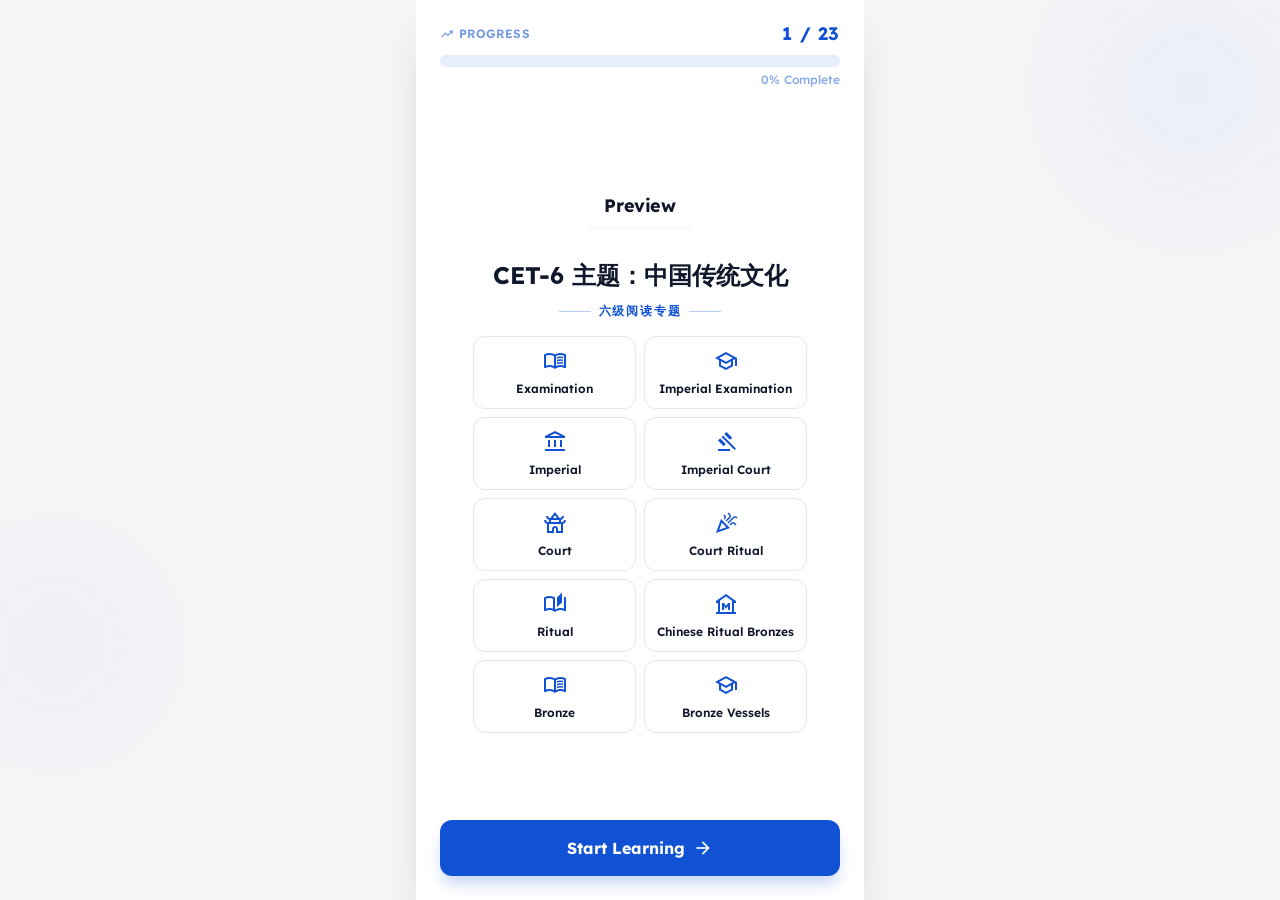
<file: index.html>
<!DOCTYPE html>
<html lang="zh-CN">
<head>
  <meta charset="UTF-8">
  <meta name="viewport" content="width=device-width, initial-scale=1.0">
  <title>CET-6 · Chinese Traditional Culture</title>
  <link href="https://fonts.googleapis.com/css2?family=Lexend:wght@300;400;500;600;700&display=swap" rel="stylesheet">
  <link href="https://fonts.googleapis.com/css2?family=Material+Symbols+Outlined:opsz,wght,FILL@24,400..700,0&display=swap" rel="stylesheet">
  <link rel="stylesheet" href="style.css">
</head>
<body>
  <div id="root"></div>
  <script src="script.js"></script>
</body>
</html>
</file>
<file: style.css>
/* ---------- 参考 Wiki Detail 布局 ---------- */
:root {
  --primary: #1152d4;
  --primary-rgb: 17, 82, 212;
  --background-light: #f6f6f8;
  --background-dark: #101622;
  --accent-red: #ef4444;
  --accent-rose: #f43f5e;
  --accent-rose-bg: #fff1f2;
  --accent-rose-border: #fecdd3;
  --accent-yellow: #fef9c3;
  --accent-yellow-border: #fde047;
  --slate-100: #f1f5f9;
  --slate-200: #e2e8f0;
  --slate-300: #cbd5e1;
  --slate-400: #94a3b8;
  --slate-500: #64748b;
  --slate-700: #334155;
  --slate-800: #1e293b;
  --slate-900: #0f172a;
}

* {
  box-sizing: border-box;
}

body {
  margin: 0;
  font-family: "Lexend", -apple-system, BlinkMacSystemFont, "Segoe UI", sans-serif;
  font-size: 16px;
  line-height: 1.5;
  color: var(--slate-900);
  background: var(--background-light);
  height: 100vh;
  overflow: hidden;
  -webkit-font-smoothing: antialiased;
}

.material-symbols-outlined {
  font-variation-settings: "FILL" 0, "wght" 400, "GRAD" 0, "opsz" 24;
}

/* ---------- 整体布局 ---------- */
#root {
  height: 100vh;
  overflow: hidden;
  display: flex;
  justify-content: center;
}

.app {
  display: flex;
  flex-direction: column;
  height: 100vh;
  width: 100%;
  max-width: 28rem;
  margin: 0 auto;
  background: #fff;
  box-shadow: 0 25px 50px -12px rgba(0, 0, 0, 0.15);
  overflow: hidden;
}

/* ---------- Header ---------- */
.app-header {
  display: flex;
  align-items: center;
  justify-content: space-between;
  padding: 16px 24px;
  border-bottom: 1px solid var(--slate-200);
  flex-shrink: 0;
}

.app-brand {
  display: flex;
  align-items: center;
  gap: 10px;
  color: var(--primary);
}

.app-brand .material-symbols-outlined {
  font-size: 28px;
}

.app-title {
  font-size: 1.125rem;
  font-weight: 700;
  letter-spacing: -0.02em;
  margin: 0;
}

.app-header .icon-btn {
  width: 40px;
  height: 40px;
  display: flex;
  align-items: center;
  justify-content: center;
  border: none;
  border-radius: 0.5rem;
  background: var(--slate-100);
  color: var(--slate-700);
  cursor: pointer;
  transition: background 0.2s;
}

.app-header .icon-btn:hover {
  background: var(--slate-200);
}

/* ---------- Progress ---------- */
.progress-wrap {
  padding: 20px 24px 16px;
  flex-shrink: 0;
}

.progress-label {
  display: flex;
  align-items: center;
  justify-content: space-between;
  margin-bottom: 8px;
  font-size: 0.75rem;
  font-weight: 600;
  text-transform: uppercase;
  letter-spacing: 0.05em;
  color: rgba(var(--primary-rgb), 0.6);
}

.progress-value {
  font-size: 1.125rem;
  font-weight: 700;
  color: var(--primary);
}

.progress-track {
  height: 12px;
  background: rgba(var(--primary-rgb), 0.1);
  border-radius: 9999px;
  overflow: hidden;
}

.progress-fill {
  height: 100%;
  background: var(--primary);
  border-radius: 9999px;
  transition: width 0.25s ease;
}

.progress-pct {
  font-size: 0.75rem;
  font-weight: 500;
  color: rgba(var(--primary-rgb), 0.5);
  margin-top: 4px;
  text-align: right;
}

/* ---------- Main：固定高度、内容居中，超出时内部滚动 ---------- */
.app-main {
  flex: 1;
  min-height: 0;
  display: flex;
  flex-direction: column;
  justify-content: center;
  align-items: center;
  padding: 16px 24px;
  overflow: auto;
}

/* ---------- Preview 页面：参考 code.html (Learning Preview) ---------- */
.preview-page {
  flex-direction: column;
  padding: 0;
  overflow: auto;
  position: relative;
}

.preview-topbar {
  display: flex;
  align-items: center;
  justify-content: center;
  padding: 1rem 1rem 0.5rem;
  border-bottom: 1px solid var(--slate-100);
  background: #fff;
  flex-shrink: 0;
  position: relative;
  z-index: 1;
}

.preview-header {
  position: relative;
  z-index: 1;
}

.preview-topbar-title {
  font-size: 1.125rem;
  font-weight: 700;
  letter-spacing: -0.02em;
  color: var(--slate-900);
  margin: 0;
}

.preview-header {
  padding: 2rem 1.5rem 1rem;
  text-align: center;
}

.preview-header-title {
  font-size: 1.5rem;
  font-weight: 700;
  line-height: 1.25;
  color: var(--slate-900);
  margin: 0;
}

.preview-header-sub {
  display: flex;
  align-items: center;
  justify-content: center;
  gap: 0.5rem;
  margin-top: 0.75rem;
}

.preview-header-line {
  width: 2rem;
  height: 1px;
  background: rgba(var(--primary-rgb), 0.3);
}

.preview-header-label {
  font-size: 0.75rem;
  font-weight: 700;
  text-transform: uppercase;
  letter-spacing: 0.15em;
  color: var(--primary);
  margin: 0;
}

.preview-bg-pattern {
  position: fixed;
  inset: 0;
  pointer-events: none;
  overflow: hidden;
  opacity: 0.04;
}

.preview-bg-pattern::before {
  content: "";
  position: absolute;
  top: -2.5rem;
  right: -2.5rem;
  width: 16rem;
  height: 16rem;
  background: var(--primary);
  border-radius: 50%;
  filter: blur(60px);
}

.preview-bg-pattern::after {
  content: "";
  position: absolute;
  bottom: 10rem;
  left: -2.5rem;
  width: 12rem;
  height: 12rem;
  background: var(--primary);
  border-radius: 50%;
  filter: blur(60px);
}

.preview-grid {
  display: grid;
  grid-template-columns: repeat(2, 1fr);
  gap: 0.5rem;
  padding: 0 1.5rem 6rem;
  position: relative;
  z-index: 0;
}

.preview-card {
  display: flex;
  flex-direction: column;
  align-items: center;
  text-align: center;
  gap: 0.5rem;
  padding: 0.75rem;
  border-radius: 0.75rem;
  border: 1px solid var(--slate-200);
  background: #fff;
  transition: border-color 0.2s;
}

.preview-card:hover {
  border-color: rgba(var(--primary-rgb), 0.5);
}

.preview-card-icon {
  font-size: 1.5rem;
  color: var(--primary);
}

.preview-card-term {
  font-size: 0.75rem;
  font-weight: 600;
  line-height: 1.25;
  color: var(--slate-900);
  margin: 0;
  text-transform: capitalize;
}

.preview-footer-wrap {
  position: fixed;
  bottom: 0;
  left: 50%;
  transform: translateX(-50%);
  width: 100%;
  max-width: 28rem;
  padding: 1.5rem 1.5rem 1.5rem;
  background: linear-gradient(to top, #fff, rgba(255, 255, 255, 0.98) 70%, transparent);
  pointer-events: none;
  z-index: 10;
}

.preview-footer-wrap .btn {
  pointer-events: auto;
  width: 100%;
  height: 3.5rem;
  display: inline-flex;
  align-items: center;
  justify-content: center;
  gap: 0.5rem;
  border-radius: 0.75rem;
  font-size: 1rem;
  font-weight: 700;
  box-shadow: 0 10px 15px -3px rgba(var(--primary-rgb), 0.25);
}

.preview-footer-wrap .btn .material-symbols-outlined {
  font-size: 1.25rem;
}

.preview-footer-wrap .btn:active {
  transform: scale(0.95);
}

.btn {
  display: inline-flex;
  align-items: center;
  justify-content: center;
  gap: 8px;
  padding: 16px 24px;
  font-size: 1rem;
  font-weight: 700;
  font-family: inherit;
  border: none;
  border-radius: 0.75rem;
  cursor: pointer;
  transition: all 0.2s;
}

.btn-primary {
  width: 100%;
  background: var(--primary);
  color: #fff;
  box-shadow: 0 10px 25px rgba(var(--primary-rgb), 0.2);
}

.btn-primary:hover {
  filter: brightness(0.95);
}

.btn-primary:active {
  transform: scale(0.98);
}

.btn-secondary {
  background: var(--slate-100);
  color: var(--slate-800);
}

.btn-secondary:hover {
  background: var(--slate-200);
}

/* ---------- Question: 题干图片缩小、固定比例 ---------- */
.question-image-wrap {
  width: 100%;
  max-width: 200px;
  max-height: 150px;
  aspect-ratio: 4 / 3;
  border-radius: 0.75rem;
  overflow: hidden;
  background: rgba(var(--primary-rgb), 0.05);
  border: 1px solid rgba(var(--primary-rgb), 0.1);
  margin: 0 auto 16px;
  position: relative;
  flex-shrink: 0;
}

.question-image-wrap img {
  width: 100%;
  height: 100%;
  object-fit: cover;
  display: block;
}

/* ---------- 复习：图片遮挡，点击显示 ---------- */
.review-image-wrap {
  position: relative;
  cursor: pointer;
}

.review-image-cover {
  position: absolute;
  inset: 0;
  display: flex;
  flex-direction: column;
  align-items: center;
  justify-content: center;
  gap: 8px;
  background: var(--slate-200);
  color: var(--slate-600);
  font-size: 0.9rem;
  font-weight: 600;
  transition: background 0.2s, color 0.2s;
}

.review-image-cover:hover {
  background: var(--slate-300);
  color: var(--slate-700);
}

.review-image-cover .material-symbols-outlined {
  font-size: 36px;
  opacity: 0.8;
}

.review-header {
  text-align: center;
  margin-bottom: 16px;
}

.review-title {
  font-size: 1.25rem;
  font-weight: 700;
  color: var(--slate-900);
  margin: 0 0 4px;
}

.review-desc {
  font-size: 0.85rem;
  color: var(--slate-500);
  margin: 0;
}

.question-actions-review {
  flex-wrap: wrap;
  justify-content: space-between;
  align-items: center;
}

.review-next-wrap {
  margin-left: auto;
}

.question-term-block {
  text-align: center;
  margin-bottom: 8px;
}

.question-term-row {
  display: flex;
  align-items: center;
  justify-content: center;
  gap: 12px;
  margin-bottom: 8px;
  text-align: center;
}

.question-term {
  font-size: 2rem;
  font-weight: 800;
  color: var(--slate-900);
  letter-spacing: -0.02em;
  margin: 0;
}

.question-term-row .icon-btn {
  width: 40px;
  height: 40px;
  border-radius: 50%;
  background: var(--primary);
  color: #fff;
  border: none;
  display: flex;
  align-items: center;
  justify-content: center;
  cursor: pointer;
  box-shadow: 0 4px 12px rgba(var(--primary-rgb), 0.3);
  transition: transform 0.2s;
}

.question-term-row .icon-btn:hover {
  transform: scale(1.05);
}

.question-hint-row {
  display: flex;
  justify-content: center;
  margin-bottom: 4px;
}

.question-hint-row .icon-btn-hint {
  width: 40px;
  height: 40px;
  border-radius: 50%;
  background: var(--slate-100);
  color: var(--slate-700);
  border: 1px solid var(--slate-200);
  display: inline-flex;
  align-items: center;
  justify-content: center;
  cursor: pointer;
  transition: background 0.2s, border-color 0.2s, transform 0.2s;
}

.question-hint-row .icon-btn-hint:hover {
  background: var(--slate-200);
  border-color: var(--slate-300);
  transform: scale(1.05);
}

.question-hint-row .icon-btn-hint .material-symbols-outlined {
  font-size: 22px;
}

.question-prompt {
  text-align: center;
  font-size: 0.9rem;
  font-weight: 500;
  color: rgba(var(--primary-rgb), 0.6);
  font-style: italic;
  margin: 0 0 20px;
}

/* ---------- 选项 A/B/C ---------- */
.options {
  display: flex;
  flex-direction: column;
  gap: 12px;
  margin-bottom: 24px;
}

.option-btn {
  width: 100%;
  display: flex;
  align-items: center;
  justify-content: flex-start;
  gap: 12px;
  padding: 18px 20px;
  text-align: left;
  font-size: 1.125rem;
  font-weight: 600;
  font-family: inherit;
  color: var(--slate-800);
  border: 2px solid rgba(var(--primary-rgb), 0.1);
  border-radius: 0.75rem;
  background: #fff;
  cursor: pointer;
  transition: all 0.2s;
}

.option-btn:hover {
  border-color: var(--primary);
  background: rgba(var(--primary-rgb), 0.04);
}

.option-btn .option-letter {
  width: 32px;
  height: 32px;
  border-radius: 50%;
  border: 2px solid rgba(var(--primary-rgb), 0.2);
  display: flex;
  align-items: center;
  justify-content: center;
  font-size: 0.875rem;
  font-weight: 700;
  flex-shrink: 0;
}

.option-btn .option-text {
  flex: 1;
}

.option-btn:hover .option-letter {
  border-color: var(--primary);
  background: var(--primary);
  color: #fff;
}

.question-actions {
  display: flex;
  justify-content: flex-end;
  align-items: center;
  margin-top: 16px;
  padding-top: 16px;
}

.question-step {
  font-size: 0.85rem;
  color: var(--slate-500);
}

.question-hint-content {
  margin-top: 16px;
  padding: 16px;
  background: var(--slate-100);
  border-radius: 0.75rem;
  border: 1px solid rgba(var(--primary-rgb), 0.1);
}

.hint-label {
  font-size: 0.8rem;
  font-weight: 700;
  color: var(--primary);
  margin: 0 0 8px;
}

.hint-list {
  margin: 0;
  padding-left: 1.25rem;
  font-size: 0.9rem;
  color: var(--slate-700);
  line-height: 1.5;
}

.hint-list li {
  margin-bottom: 4px;
}

.wiki-meaning-note {
  font-size: 0.8rem;
  color: var(--slate-500);
  margin: 0 0 6px;
}

/* ---------- Wiki 页面：参考 Wiki Detail，底部固定按钮 ---------- */
.app-main.wiki-page {
  flex-direction: column;
  justify-content: flex-start;
  overflow: hidden;
  padding: 0;
}

.wiki-page-content {
  flex: 1;
  min-height: 0;
  overflow: auto;
  padding: 0.5rem 0 1rem;
}

.wiki-title-block {
  padding: 0 1.25rem 0.5rem;
}

.wiki-title-block .wiki-term {
  font-size: 1.35rem;
  font-weight: 700;
  line-height: 1.3;
  color: var(--slate-900);
  margin: 0;
}

.wiki-title-block .wiki-meaning {
  font-weight: 500;
  color: var(--slate-700);
}

.wiki-badge-wrap {
  display: flex;
  align-items: center;
  gap: 0.5rem;
  margin-top: 0.75rem;
}

.wiki-page-content .wiki-tag {
  padding: 0.25rem 0.5rem;
  border-radius: 9999px;
  background: var(--accent-rose);
  color: #fff;
  font-size: 0.625rem;
  font-weight: 700;
  text-transform: uppercase;
  letter-spacing: 0.05em;
}

.wiki-page-content .wiki-result {
  margin: 0 1.25rem 0.75rem;
  font-size: 0.8rem;
  padding: 0.35rem 0.75rem;
}

.wiki-example {
  padding: 0 1.25rem;
  margin-bottom: 0.5rem;
}

.wiki-example-head {
  font-size: 0.6875rem;
  font-weight: 700;
  text-transform: uppercase;
  letter-spacing: 0.1em;
  color: var(--slate-400);
  margin: 0 0 0.75rem 0.25rem;
}

.wiki-example-inner {
  padding-left: 1rem;
  border-left: 4px solid var(--primary);
}

.wiki-example-inner .wiki-en {
  font-size: 0.9rem;
  line-height: 1.4;
  color: var(--slate-900);
  margin: 0 0 0.5rem;
}

.wiki-term-highlight {
  color: var(--accent-rose);
  font-weight: 600;
}

.usage-term-highlight {
  color: var(--accent-red);
  font-weight: 600;
}

.wiki-example-inner .wiki-zh {
  font-size: 0.8rem;
  color: var(--slate-500);
  margin: 0;
}

.wiki-cards {
  padding: 0 1.25rem;
  display: flex;
  flex-direction: column;
  gap: 0.5rem;
}

.wiki-card {
  padding: 0.75rem;
  border-radius: 0.5rem;
  border: 1px solid rgba(var(--primary-rgb), 0.2);
  background: rgba(var(--primary-rgb), 0.05);
}

.wiki-card-head {
  display: flex;
  align-items: center;
  gap: 0.375rem;
  margin-bottom: 0.5rem;
}

.wiki-card-head .material-symbols-outlined {
  font-size: 1.25rem;
  color: var(--primary);
}

.wiki-card-head h3 {
  font-size: 0.875rem;
  font-weight: 700;
  color: var(--slate-900);
  margin: 0;
}

.wiki-card p,
.wiki-card .wiki-points {
  font-size: 0.75rem;
  line-height: 1.5;
  color: var(--slate-600);
  margin: 0;
}

.wiki-card .wiki-points {
  list-style: none;
  padding: 0;
}

.wiki-card .wiki-points li {
  display: flex;
  align-items: flex-start;
  gap: 0.5rem;
  margin-bottom: 0.35rem;
}

.wiki-card .wiki-points li .material-symbols-outlined {
  color: var(--primary);
  font-size: 1rem;
  flex-shrink: 0;
}

.wiki-card-error {
  border-color: var(--accent-rose-border);
  background: var(--accent-rose-bg);
}

.wiki-card-error .wiki-card-head .material-symbols-outlined {
  color: var(--accent-rose);
}

.wiki-card-error .wrong-analysis-inner p {
  font-size: 0.75rem;
  color: var(--slate-600);
  margin: 0;
}

.wiki-page-footer {
  flex-shrink: 0;
  padding: 1rem 1rem 1.5rem;
  border-top: 1px solid var(--slate-200);
  background: rgba(255, 255, 255, 0.9);
  backdrop-filter: blur(8px);
}

.wiki-page-footer .btn-primary {
  width: 100%;
  display: inline-flex;
  align-items: center;
  justify-content: center;
  gap: 0.5rem;
  padding: 0.75rem 1.5rem;
  border-radius: 0.75rem;
  box-shadow: 0 10px 15px -3px rgba(0, 0, 0, 0.1);
}

.wiki-page-footer .btn-primary:active {
  transform: scale(0.98);
}

/* ---------- Wiki 通用（Preview/其他页若用） ---------- */
.wiki-layout {
  display: flex;
  flex-direction: column;
  gap: 24px;
  flex: 1;
  min-height: 0;
}

.wiki-layout-single {
  flex-direction: column;
}

.wiki-top {
  flex-shrink: 0;
  display: flex;
  flex-direction: column;
  align-items: center;
  gap: 12px;
}

.wiki-image-wrap {
  width: 100%;
  max-width: 160px;
  max-height: 120px;
  aspect-ratio: 4 / 3;
  border-radius: 0.75rem;
  overflow: hidden;
  background: rgba(var(--primary-rgb), 0.05);
  border: 1px solid rgba(var(--primary-rgb), 0.1);
  flex-shrink: 0;
}

.wiki-image-wrap img {
  width: 100%;
  height: 100%;
  object-fit: cover;
  display: block;
}

.wiki-term {
  font-size: 2rem;
  font-weight: 800;
  color: var(--primary);
  letter-spacing: -0.02em;
  margin: 0;
}

/* 考频 / meaningNote 标签 */
.wiki-tag {
  display: inline-flex;
  align-items: center;
  gap: 4px;
  padding: 4px 12px;
  border-radius: 9999px;
  background: var(--accent-red);
  color: #fff;
  font-size: 0.75rem;
  font-weight: 700;
}

.wiki-body {
  flex: 1;
  min-width: 0;
  display: flex;
  flex-direction: column;
  gap: 16px;
}

.wiki-result {
  padding: 8px 14px;
  border-radius: 0.5rem;
  font-size: 0.9rem;
  font-weight: 600;
  display: inline-block;
}

.wiki-result.correct {
  background: #d1e7dd;
  color: #0f5132;
}

.wiki-result.wrong {
  background: #f8d7da;
  color: #842029;
}

.wiki-section-title {
  display: flex;
  align-items: center;
  gap: 8px;
  font-size: 0.6875rem;
  font-weight: 700;
  text-transform: uppercase;
  letter-spacing: 0.1em;
  color: rgba(var(--primary-rgb), 0.6);
  margin-bottom: 8px;
}

.wiki-section-title .material-symbols-outlined {
  font-size: 14px;
}

.wiki-section p {
  margin: 0;
  font-size: 0.95rem;
  line-height: 1.6;
  color: var(--slate-700);
}

.wiki-section .wiki-def {
  font-size: 1.25rem;
  font-weight: 600;
  color: var(--slate-900);
}

.wiki-example-box {
  background: var(--background-light);
  border: 1px solid rgba(var(--primary-rgb), 0.06);
  border-radius: 0.75rem;
  padding: 20px;
}

.wiki-example-box .wiki-en {
  font-style: italic;
  font-size: 1rem;
  color: var(--slate-800);
  margin-bottom: 8px;
}

.wiki-example-box .wiki-zh {
  font-size: 0.875rem;
  color: var(--slate-500);
  margin: 0;
}

.wiki-exam-tag {
  display: inline-block;
  background: rgba(var(--primary-rgb), 0.1);
  color: var(--primary);
  font-size: 10px;
  font-weight: 700;
  padding: 2px 8px;
  border-radius: 4px;
  margin-left: 8px;
}

.wiki-points {
  list-style: none;
  padding: 0;
  margin: 0;
}

.wiki-points li {
  display: flex;
  align-items: flex-start;
  gap: 12px;
  margin-bottom: 12px;
  font-size: 0.9rem;
  color: var(--slate-700);
}

.wiki-points li .material-symbols-outlined {
  color: var(--primary);
  font-size: 18px;
  margin-top: 2px;
  flex-shrink: 0;
}

/* ---------- 错因分析 ---------- */
.wrong-analysis {
  display: flex;
  gap: 16px;
  padding: 20px;
  background: var(--accent-yellow);
  border: 2px solid var(--accent-yellow-border);
  border-radius: 0.75rem;
  margin-top: 8px;
}

.wrong-analysis .material-symbols-outlined {
  font-size: 28px;
  color: #b45309;
  flex-shrink: 0;
}

.wrong-analysis h4 {
  font-size: 0.9rem;
  font-weight: 700;
  color: #78350f;
  margin: 0 0 6px;
}

.wrong-analysis p {
  font-size: 0.875rem;
  line-height: 1.5;
  color: #78350f;
  margin: 0;
}

/* ---------- 真题演练 Practice ---------- */
.practice-page {
  padding: 24px 0;
}

.practice-header {
  text-align: center;
  margin-bottom: 24px;
}

.practice-title {
  font-size: 1.5rem;
  font-weight: 700;
  color: var(--slate-900);
  margin: 0 0 8px;
}

.practice-desc {
  font-size: 0.9rem;
  color: var(--slate-500);
  margin: 0;
}

.practice-instruction {
  font-size: 0.9rem;
  color: var(--slate-500);
  margin: 0 0 16px;
}

.practice-sentence-zh {
  font-size: 1rem;
  line-height: 1.7;
  color: var(--slate-700);
  margin: 0 0 12px;
  padding: 14px 20px;
  background: rgba(var(--primary-rgb), 0.06);
  border-radius: 0.75rem;
  border-left: 4px solid var(--primary);
}

.practice-sentence {
  font-size: 1.05rem;
  line-height: 1.8;
  color: var(--slate-800);
  margin-bottom: 20px;
  padding: 20px;
  background: var(--slate-100);
  border-radius: 0.75rem;
  border: 1px solid var(--slate-200);
}

.practice-slot {
  display: inline-block;
  min-width: 100px;
  margin: 0 4px;
  padding: 4px 10px;
  font-size: 0.95rem;
  color: var(--slate-500);
  border: 2px dashed var(--slate-300);
  border-radius: 0.5rem;
  background: #fff;
  cursor: pointer;
  transition: border-color 0.2s, background 0.2s;
}

.practice-slot:hover {
  border-color: var(--slate-400);
  background: var(--slate-100);
}

.practice-slot[data-filled="1"] {
  border-style: solid;
  border-color: var(--slate-300);
  color: var(--slate-800);
  font-weight: 600;
}

.practice-slot-selected {
  border-color: var(--primary) !important;
  background: rgba(var(--primary-rgb), 0.08) !important;
  border-style: solid !important;
}

.practice-cards-wrap {
  margin-bottom: 24px;
}

.practice-cards-label {
  font-size: 0.85rem;
  color: var(--slate-500);
  margin: 0 0 10px;
}

.practice-cards {
  display: flex;
  flex-wrap: wrap;
  gap: 10px;
  justify-content: center;
}

.practice-card {
  padding: 10px 18px;
  font-size: 0.95rem;
  font-weight: 600;
  font-family: inherit;
  color: var(--slate-800);
  background: #fff;
  border: 2px solid var(--slate-200);
  border-radius: 0.5rem;
  cursor: pointer;
  transition: border-color 0.2s, background 0.2s, transform 0.15s;
}

.practice-card:hover {
  border-color: var(--primary);
  background: rgba(var(--primary-rgb), 0.06);
  transform: translateY(-1px);
}

.practice-sentence-result .practice-blank {
  padding: 2px 8px;
  border-radius: 4px;
  font-weight: 600;
  margin: 0 2px;
}

.practice-blank-correct {
  background: #dcfce7;
  color: #166534;
}

.practice-blank-wrong {
  background: #fee2e2;
  color: #b91c1c;
}

.practice-actions {
  display: flex;
  flex-wrap: wrap;
  gap: 12px;
  justify-content: center;
  align-items: center;
}

.practice-actions .btn {
  min-width: 120px;
}

/* ---------- Summary ---------- */
.summary-page {
  text-align: center;
  padding: 40px 0;
}

.summary-title {
  font-size: 1.75rem;
  font-weight: 700;
  color: var(--slate-900);
  margin: 0 0 16px;
}

.summary-desc {
  font-size: 0.95rem;
  color: var(--slate-500);
  margin: 0 0 12px;
  line-height: 1.5;
}

.summary-chain {
  font-size: 0.8rem;
  word-break: break-word;
  color: var(--slate-500);
  margin-bottom: 24px;
}

.summary-page .btn-primary {
  max-width: 280px;
}
</file>
